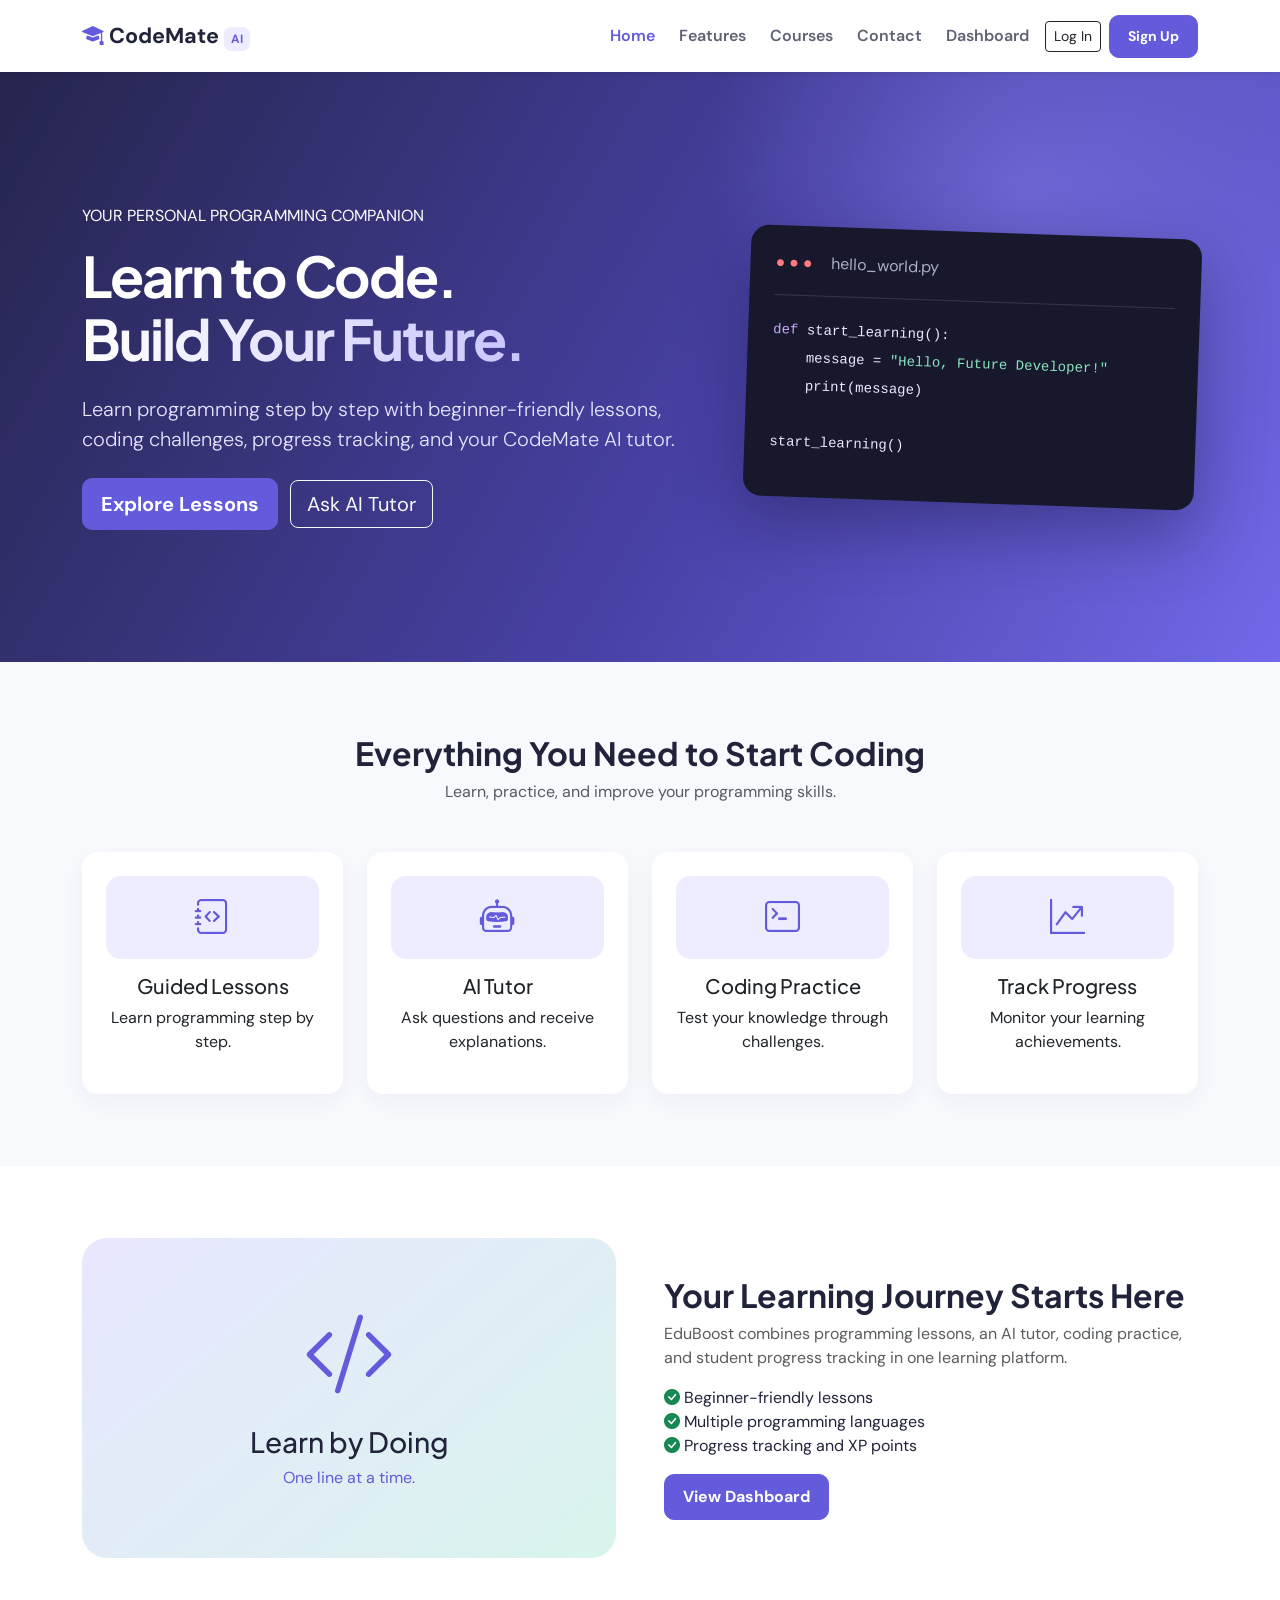
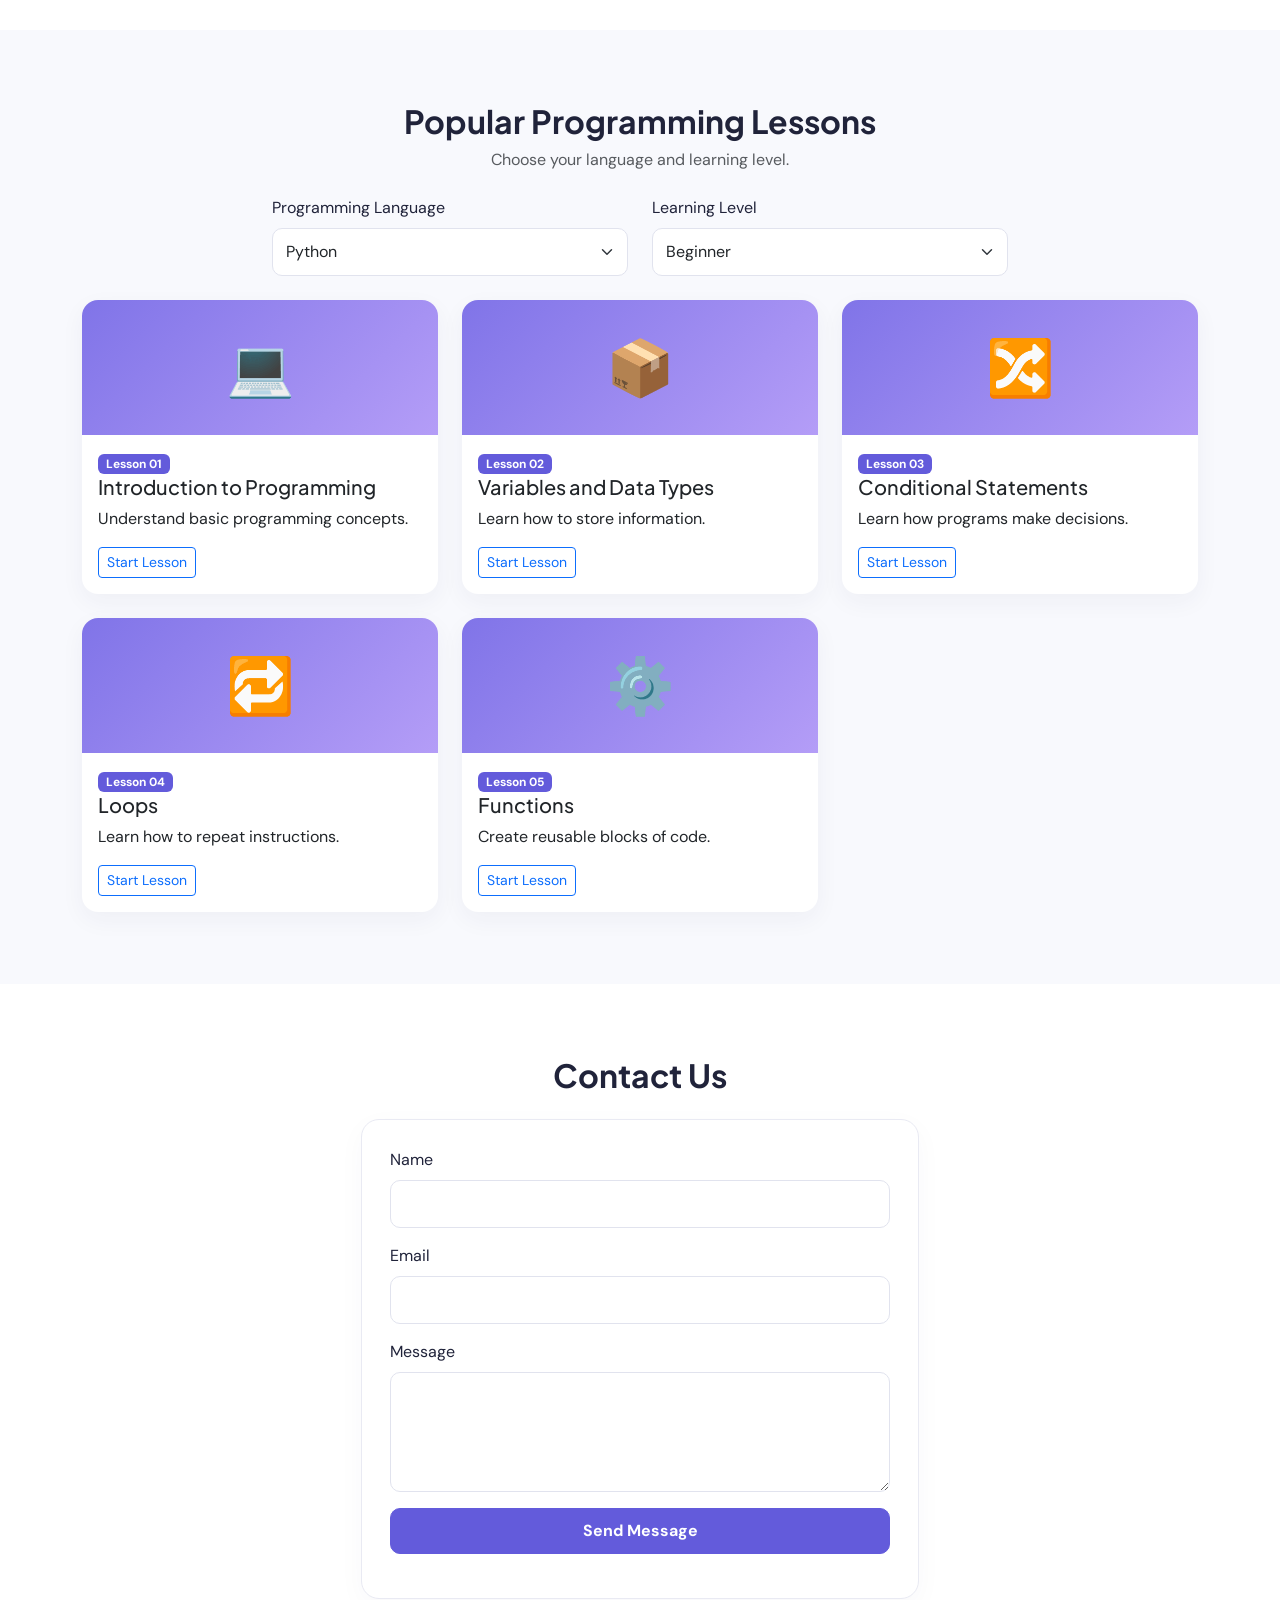
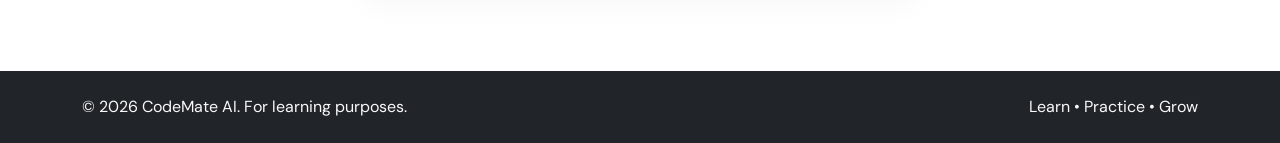
<file: index.html>
<!DOCTYPE html>
<html lang="en">
<head>
  <meta charset="UTF-8">
  <meta name="viewport" content="width=device-width, initial-scale=1">
  <title>CodeMate AI | Programming Tutor</title>

  <link href="https://cdn.jsdelivr.net/npm/bootstrap@5.3.3/dist/css/bootstrap.min.css" rel="stylesheet">
  <link href="https://cdn.jsdelivr.net/npm/bootstrap-icons@1.11.3/font/bootstrap-icons.min.css" rel="stylesheet">
  <link href="assets/css/style.css" rel="stylesheet">
</head>
<body>

<!-- NAVBAR -->
<nav class="navbar navbar-expand-lg bg-white shadow-sm sticky-top">
  <div class="container">
    <a class="navbar-brand fw-bold" href="#home">
      <i class="bi bi-mortarboard-fill"></i> CodeMate <span class="brand-ai">AI</span>
    </a>

    <button class="navbar-toggler" type="button" data-bs-toggle="collapse"
      data-bs-target="#mainNav">
      <span class="navbar-toggler-icon"></span>
    </button>

    <div class="collapse navbar-collapse" id="mainNav">
      <ul class="navbar-nav ms-auto align-items-lg-center gap-lg-2">
        <li class="nav-item"><a class="nav-link" href="#home">Home</a></li>
        <li class="nav-item"><a class="nav-link" href="#features">Features</a></li>
        <li class="nav-item"><a class="nav-link" href="#courses">Courses</a></li>
        <li class="nav-item"><a class="nav-link" href="#contact">Contact</a></li>
        <li class="nav-item"><a class="nav-link" href="pages/dashboard.html">Dashboard</a></li>
        <li class="nav-item"><a class="btn btn-outline-dark btn-sm" href="pages/login.html">Log In</a></li>
        <li class="nav-item"><a class="btn btn-brand btn-sm" href="pages/signup.html">Sign Up</a></li>
      </ul>
    </div>
  </div>
</nav>

<!-- HERO -->
<header class="hero" id="home">
  <div class="container">
    <div class="row align-items-center min-vh-hero">
      <div class="col-lg-7 text-center text-lg-start">
        <span class="eyebrow">YOUR PERSONAL PROGRAMMING COMPANION</span>
        <h1 class="display-4 fw-bold mt-3">
          Learn to Code.<br>
          <span class="gradient-text">Build Your Future.</span>
        </h1>
        <p class="lead my-4">
          Learn programming step by step with beginner-friendly lessons,
          coding challenges, progress tracking, and your CodeMate AI tutor.
        </p>
        <a href="#courses" class="btn btn-brand btn-lg me-2">Explore Lessons</a>
        <a href="pages/dashboard.html" class="btn btn-outline-light btn-lg">Ask AI Tutor</a>
      </div>

      <div class="col-lg-5 d-none d-lg-block">
        <div class="code-window">
          <div class="window-dots">● ● ● <span>hello_world.py</span></div>
          <pre><span class="code-purple">def</span> start_learning():
    message = <span class="code-green">"Hello, Future Developer!"</span>
    print(message)

start_learning()</pre>
        </div>
      </div>
    </div>
  </div>
</header>

<!-- FEATURES -->
<section id="features" class="py-5">
  <div class="container py-4">
    <div class="text-center mb-5">
      <h2 class="fw-bold">Everything You Need to Start Coding</h2>
      <p class="text-muted">Learn, practice, and improve your programming skills.</p>
    </div>

    <div class="row g-4">
      <div class="col-md-3">
        <div class="card feature-card text-center p-4 h-100">
          <i class="bi bi-journal-code feature-icon"></i>
          <h5>Guided Lessons</h5>
          <p>Learn programming step by step.</p>
        </div>
      </div>

      <div class="col-md-3">
        <div class="card feature-card text-center p-4 h-100">
          <i class="bi bi-robot feature-icon"></i>
          <h5>AI Tutor</h5>
          <p>Ask questions and receive explanations.</p>
        </div>
      </div>

      <div class="col-md-3">
        <div class="card feature-card text-center p-4 h-100">
          <i class="bi bi-terminal feature-icon"></i>
          <h5>Coding Practice</h5>
          <p>Test your knowledge through challenges.</p>
        </div>
      </div>

      <div class="col-md-3">
        <div class="card feature-card text-center p-4 h-100">
          <i class="bi bi-graph-up-arrow feature-icon"></i>
          <h5>Track Progress</h5>
          <p>Monitor your learning achievements.</p>
        </div>
      </div>
    </div>
  </div>
</section>

<!-- ABOUT -->
<section class="py-5 bg-white">
  <div class="container py-4">
    <div class="row align-items-center g-5">
      <div class="col-lg-6">
        <div class="learning-art">
          <i class="bi bi-code-slash"></i>
          <h3>Learn by Doing</h3>
          <p>One line at a time.</p>
        </div>
      </div>

      <div class="col-lg-6">
        <h2 class="fw-bold">Your Learning Journey Starts Here</h2>
        <p class="text-muted">
          EduBoost combines programming lessons, an AI tutor, coding practice,
          and student progress tracking in one learning platform.
        </p>
        <ul class="list-unstyled">
          <li><i class="bi bi-check-circle-fill text-success"></i> Beginner-friendly lessons</li>
          <li><i class="bi bi-check-circle-fill text-success"></i> Multiple programming languages</li>
          <li><i class="bi bi-check-circle-fill text-success"></i> Progress tracking and XP points</li>
        </ul>
        <a href="pages/dashboard.html" class="btn btn-brand">View Dashboard</a>
      </div>
    </div>
  </div>
</section>

<!-- COURSES -->
<section id="courses" class="py-5">
  <div class="container py-4">
    <div class="text-center mb-4">
      <h2 class="fw-bold">Popular Programming Lessons</h2>
      <p class="text-muted">Choose your language and learning level.</p>
    </div>

    <div class="row justify-content-center mb-4">
      <div class="col-md-4">
        <label class="form-label">Programming Language</label>
        <select id="language" class="form-select">
          <option>Python</option>
          <option>Java</option>
          <option>C++</option>
          <option>JavaScript</option>
        </select>
      </div>
      <div class="col-md-4">
        <label class="form-label">Learning Level</label>
        <select id="level" class="form-select">
          <option>Beginner</option>
          <option>Intermediate</option>
        </select>
      </div>
    </div>

    <div class="row g-4" id="lessonCards">

      <div class="col-md-6 col-lg-4">
        <div class="card course-card h-100">
          <div class="course-icon">💻</div>
          <div class="card-body">
            <span class="badge bg-brand">Lesson 01</span>
            <h5>Introduction to Programming</h5>
            <p>Understand basic programming concepts.</p>
            <button class="btn btn-outline-primary btn-sm open-lesson" data-lesson="0">Start Lesson</button>
          </div>
        </div>
      </div>

      <div class="col-md-6 col-lg-4">
        <div class="card course-card h-100">
          <div class="course-icon">📦</div>
          <div class="card-body">
            <span class="badge bg-brand">Lesson 02</span>
            <h5>Variables and Data Types</h5>
            <p>Learn how to store information.</p>
            <button class="btn btn-outline-primary btn-sm open-lesson" data-lesson="1">Start Lesson</button>
          </div>
        </div>
      </div>

      <div class="col-md-6 col-lg-4">
        <div class="card course-card h-100">
          <div class="course-icon">🔀</div>
          <div class="card-body">
            <span class="badge bg-brand">Lesson 03</span>
            <h5>Conditional Statements</h5>
            <p>Learn how programs make decisions.</p>
            <button class="btn btn-outline-primary btn-sm open-lesson" data-lesson="2">Start Lesson</button>
          </div>
        </div>
      </div>

      <div class="col-md-6 col-lg-4">
        <div class="card course-card h-100">
          <div class="course-icon">🔁</div>
          <div class="card-body">
            <span class="badge bg-brand">Lesson 04</span>
            <h5>Loops</h5>
            <p>Learn how to repeat instructions.</p>
            <button class="btn btn-outline-primary btn-sm open-lesson" data-lesson="3">Start Lesson</button>
          </div>
        </div>
      </div>

      <div class="col-md-6 col-lg-4">
        <div class="card course-card h-100">
          <div class="course-icon">⚙️</div>
          <div class="card-body">
            <span class="badge bg-brand">Lesson 05</span>
            <h5>Functions</h5>
            <p>Create reusable blocks of code.</p>
            <button class="btn btn-outline-primary btn-sm open-lesson" data-lesson="4">Start Lesson</button>
          </div>
        </div>
      </div>

    </div>

    <div id="lessonViewer" class="lesson-viewer mt-4 d-none">
      <button id="closeLesson" class="btn btn-sm btn-outline-secondary float-end">Close</button>
      <h3 id="lessonTitle"></h3>
      <p id="lessonDescription"></p>
      <pre id="lessonExample" class="lesson-example"></pre>
      <button id="completeLessonBtn" class="btn btn-brand">Complete Lesson ✓</button>
      <span id="lessonStatus" class="text-success ms-2"></span>
    </div>
  </div>
</section>

<!-- CONTACT -->
<section id="contact" class="py-5 bg-white">
  <div class="container py-4">
    <div class="col-lg-6 mx-auto">
      <h2 class="fw-bold text-center mb-4">Contact Us</h2>

      <form id="contactForm" class="contact-card">
        <label class="form-label" for="cname">Name</label>
        <input type="text" id="cname" class="form-control mb-3" required>

        <label class="form-label" for="cemail">Email</label>
        <input type="email" id="cemail" class="form-control mb-3" required>

        <label class="form-label" for="cmsg">Message</label>
        <textarea id="cmsg" class="form-control mb-3" rows="4" required></textarea>

        <button type="submit" class="btn btn-brand w-100">Send Message</button>
        <p id="contactStatus" class="text-success mt-3"></p>
      </form>
    </div>
  </div>
</section>

<!-- FOOTER -->
<footer class="bg-dark text-light py-4">
  <div class="container d-flex justify-content-between flex-wrap gap-2">
    <span>© 2026 CodeMate AI. For learning purposes.</span>
    <span>Learn • Practice • Grow</span>
  </div>
</footer>

<script src="https://cdn.jsdelivr.net/npm/bootstrap@5.3.3/dist/js/bootstrap.bundle.min.js"></script>
<script src="assets/js/script.js"></script>
</body>
</html>
</file>
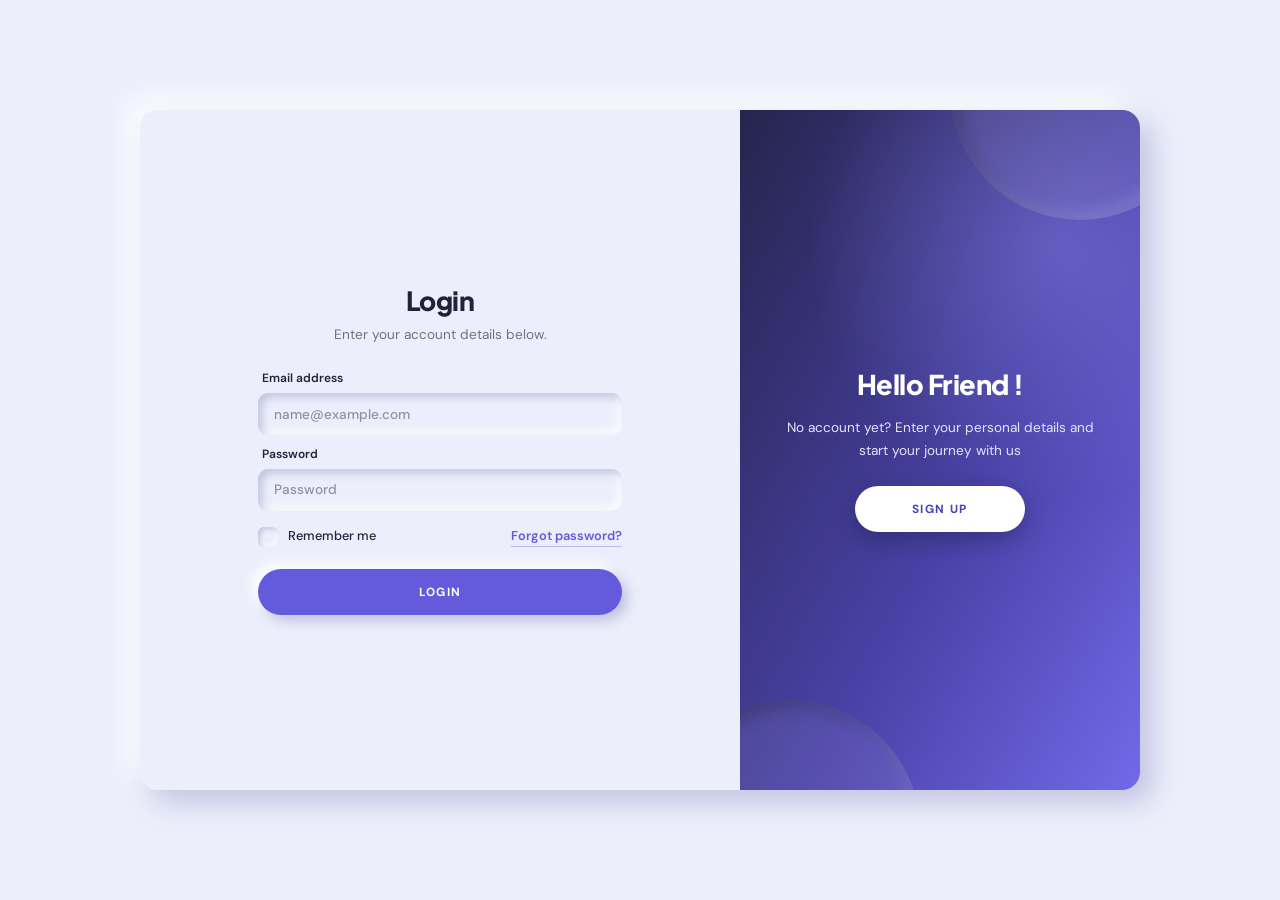
<file: pages/dashboard.html>
<!DOCTYPE html>
<html lang="en">
<head>
  <meta charset="UTF-8">
  <meta name="viewport" content="width=device-width, initial-scale=1">
  <title>Dashboard | CodeMate AI</title>

  <link href="https://cdn.jsdelivr.net/npm/bootstrap@5.3.3/dist/css/bootstrap.min.css" rel="stylesheet">
  <link href="https://cdn.jsdelivr.net/npm/bootstrap-icons@1.11.3/font/bootstrap-icons.min.css" rel="stylesheet">
  <link href="../assets/css/style.css" rel="stylesheet">

  <!-- Redirect to login if not signed in -->
  <script>
    if (!localStorage.getItem('codemateUser')) {
      window.location.replace('login.html');
    }
  </script>
</head>
<body class="dash-page">

<!-- SIDEBAR -->
<aside class="sidebar" id="sidebar">
  <a class="sidebar-brand" href="../index.html">
    <i class="bi bi-mortarboard-fill"></i> CodeMate AI
  </a>

  <nav class="sidebar-nav">
    <a href="#dashboard" class="active"><i class="bi bi-speedometer2"></i> Dashboard</a>
    <a href="#courses"><i class="bi bi-book"></i> Courses</a>
    <a href="#" data-open-chat><i class="bi bi-robot"></i> AI Tutor</a>
    <a href="#practice"><i class="bi bi-terminal"></i> Practice</a>
    <a href="../index.html"><i class="bi bi-house"></i> Home</a>
    <a href="#" id="logoutBtn" class="logout-link"><i class="bi bi-box-arrow-left"></i> Logout</a>
  </nav>
</aside>

<!-- MAIN -->
<div class="dash-main">

  <!-- TOP BAR -->
  <header class="dash-topbar">
    <div class="d-flex align-items-center gap-3">
      <button class="btn btn-sm btn-outline-secondary d-lg-none" id="sidebarToggle" type="button" aria-label="Menu">
        <i class="bi bi-list"></i>
      </button>
      <span class="topbar-title">Student Dashboard</span>
    </div>

    <div class="dropdown">
      <a href="#" class="user-menu dropdown-toggle" data-bs-toggle="dropdown">
        <i class="bi bi-person-circle"></i>
        <span id="userName">Student</span>
      </a>
      <ul class="dropdown-menu dropdown-menu-end">
        <li><a class="dropdown-item" href="../index.html">Home</a></li>
        <li><a class="dropdown-item" href="#" id="logoutMenu">Logout</a></li>
      </ul>
    </div>
  </header>

  <main class="dash-content">

    <!-- DASHBOARD -->
    <section id="dashboard" class="dash-section">
      <h2 class="fw-bold mb-1">Welcome back, <span id="welcomeName">Student</span>!</h2>
      <p class="text-muted mb-4">Here is what is happening with your studies.</p>

      <div class="row g-3 mb-4">
        <div class="col-6 col-xl-3">
          <div class="dash-stat">
            <div><p>Learning Progress</p><h3 id="dashboardProgress">0%</h3></div>
            <i class="bi bi-graph-up"></i>
          </div>
        </div>
        <div class="col-6 col-xl-3">
          <div class="dash-stat">
            <div><p>Lessons Completed</p><h3 id="completedLessons">0 / 5</h3></div>
            <i class="bi bi-book"></i>
          </div>
        </div>
        <div class="col-6 col-xl-3">
          <div class="dash-stat">
            <div><p>Learning Streak</p><h3 id="learningStreak">0 Days</h3></div>
            <i class="bi bi-fire"></i>
          </div>
        </div>
        <div class="col-6 col-xl-3">
          <div class="dash-stat">
            <div><p>Total Points</p><h3 id="totalXP">0 XP</h3></div>
            <i class="bi bi-trophy"></i>
          </div>
        </div>
      </div>

      <div class="row g-4">
        <div class="col-lg-5">
          <div class="dash-card h-100">
            <div class="dash-card-header">Overall Course Completion</div>
            <div class="dash-card-body">
              <h3 id="progressPercentage" class="fw-bold">0%</h3>
              <div class="progress">
                <div id="progressFill" class="progress-bar" style="width:0%"></div>
              </div>
              <p id="progressText" class="text-muted mt-2 mb-0">0 of 5 lessons completed</p>
            </div>
          </div>
        </div>

        <div class="col-lg-7">
          <div class="dash-card h-100">
            <div class="dash-card-header">Learning Modules</div>
            <div class="dash-card-body">
              <div id="progressLessons"></div>
            </div>
          </div>
        </div>
      </div>
    </section>

    <!-- COURSES -->
    <section id="courses" class="dash-section">
      <div class="text-center mb-4">
        <h2 class="fw-bold">Popular Programming Lessons</h2>
        <p class="text-muted">Choose your language and learning level.</p>
      </div>

      <div class="row justify-content-center mb-4 g-3">
        <div class="col-md-5">
          <label class="form-label">Programming Language</label>
          <select id="language" class="form-select">
            <option>Python</option>
            <option>Java</option>
            <option>C++</option>
            <option>JavaScript</option>
          </select>
        </div>
        <div class="col-md-5">
          <label class="form-label">Learning Level</label>
          <select id="level" class="form-select">
            <option>Beginner</option>
            <option>Intermediate</option>
          </select>
        </div>
      </div>

      <div class="row g-4" id="lessonCards">

        <div class="col-md-6 col-xl-4">
          <div class="card course-card h-100">
            <div class="course-icon">💻</div>
            <div class="card-body">
              <span class="badge bg-brand">Lesson 01</span>
              <h5>Introduction to Programming</h5>
              <p>Understand basic programming concepts.</p>
              <button class="btn btn-outline-primary btn-sm open-lesson" data-lesson="0">Start Lesson</button>
            </div>
          </div>
        </div>

        <div class="col-md-6 col-xl-4">
          <div class="card course-card h-100">
            <div class="course-icon">📦</div>
            <div class="card-body">
              <span class="badge bg-brand">Lesson 02</span>
              <h5>Variables and Data Types</h5>
              <p>Learn how to store information.</p>
              <button class="btn btn-outline-primary btn-sm open-lesson" data-lesson="1">Start Lesson</button>
            </div>
          </div>
        </div>

        <div class="col-md-6 col-xl-4">
          <div class="card course-card h-100">
            <div class="course-icon">🔀</div>
            <div class="card-body">
              <span class="badge bg-brand">Lesson 03</span>
              <h5>Conditional Statements</h5>
              <p>Learn how programs make decisions.</p>
              <button class="btn btn-outline-primary btn-sm open-lesson" data-lesson="2">Start Lesson</button>
            </div>
          </div>
        </div>

        <div class="col-md-6 col-xl-4">
          <div class="card course-card h-100">
            <div class="course-icon">🔁</div>
            <div class="card-body">
              <span class="badge bg-brand">Lesson 04</span>
              <h5>Loops</h5>
              <p>Learn how to repeat instructions.</p>
              <button class="btn btn-outline-primary btn-sm open-lesson" data-lesson="3">Start Lesson</button>
            </div>
          </div>
        </div>

        <div class="col-md-6 col-xl-4">
          <div class="card course-card h-100">
            <div class="course-icon">⚙️</div>
            <div class="card-body">
              <span class="badge bg-brand">Lesson 05</span>
              <h5>Functions</h5>
              <p>Create reusable blocks of code.</p>
              <button class="btn btn-outline-primary btn-sm open-lesson" data-lesson="4">Start Lesson</button>
            </div>
          </div>
        </div>

      </div>

      <div id="lessonViewer" class="lesson-viewer mt-4 d-none">
        <button id="closeLesson" class="btn btn-sm btn-outline-secondary float-end">Close</button>
        <h3 id="lessonTitle"></h3>
        <p id="lessonDescription"></p>
        <pre id="lessonExample" class="lesson-example"></pre>
        <button id="completeLessonBtn" class="btn btn-brand">Complete Lesson ✓</button>
        <span id="lessonStatus" class="text-success ms-2"></span>
      </div>
    </section>

    <!-- CODING PRACTICE -->
    <section id="practice" class="dash-section">
      <div class="text-center mb-4">
        <h2 class="fw-bold">Coding Practice Lab ⌨</h2>
        <p class="text-muted">Test your programming knowledge.</p>
      </div>

      <div class="practice-card mx-auto">
        <span class="badge bg-brand">Challenge 01 - Beginner</span>
        <h3 class="mt-3">Hello, World!</h3>
        <p>Write a Python program that displays this message:</p>

        <div class="expected-output">Hello, World!</div>

        <label for="codeEditor" class="form-label mt-3">Write your code:</label>
        <textarea id="codeEditor" class="form-control code-editor" rows="5"
          placeholder='print("Hello, World!")'></textarea>

        <div class="mt-3 d-flex gap-2 flex-wrap">
          <button id="checkCodeBtn" class="btn btn-brand">Check My Code ✓</button>
          <button id="hintBtn" class="btn btn-outline-secondary">💡 Show Hint</button>
          <button id="resetCodeBtn" class="btn btn-light">Reset</button>
        </div>

        <div id="hint" class="feedback-box d-none mt-3"></div>
        <div id="codeResult" class="feedback-box d-none mt-2"></div>
      </div>
    </section>

  </main>
</div>

<!-- FLOATING AI TUTOR (lower right) -->
<button id="chatToggle" class="chat-fab" type="button" aria-label="Open CodeMate AI">
  <i class="bi bi-robot"></i>
</button>

<div id="chatWidget" class="chat-widget chat-container d-none">
  <div class="chat-header">
    <i class="bi bi-robot"></i>
    <div>
      <h5>CodeMate AI Assistant</h5>
      <small>● Ready to help</small>
    </div>
    <button id="chatClose" class="chat-close" type="button" aria-label="Close chat">
      <i class="bi bi-x-lg"></i>
    </button>
  </div>

  <div class="chat-messages" id="chatMessages">
    <div class="message bot-message">
      Hello, student! I am CodeMate AI.
      What programming topic would you like to learn?
    </div>
  </div>

  <div class="suggestions">
    <button class="suggestion-btn" data-question="What is programming?">What is programming?</button>
    <button class="suggestion-btn" data-question="What are variables?">What are variables?</button>
    <button class="suggestion-btn" data-question="Explain loops.">Explain loops</button>
  </div>

  <form id="chatForm" class="chat-input">
    <input type="text" id="userQuestion" class="form-control"
      placeholder="Ask your programming question..." required>
    <button class="btn btn-brand" type="submit">Send ➤</button>
  </form>

  <p class="chat-note">Demo assistant using prepared explanations.</p>
</div>

<script src="https://cdn.jsdelivr.net/npm/bootstrap@5.3.3/dist/js/bootstrap.bundle.min.js"></script>
<script src="../assets/js/script.js"></script>
</body>
</html>
</file>
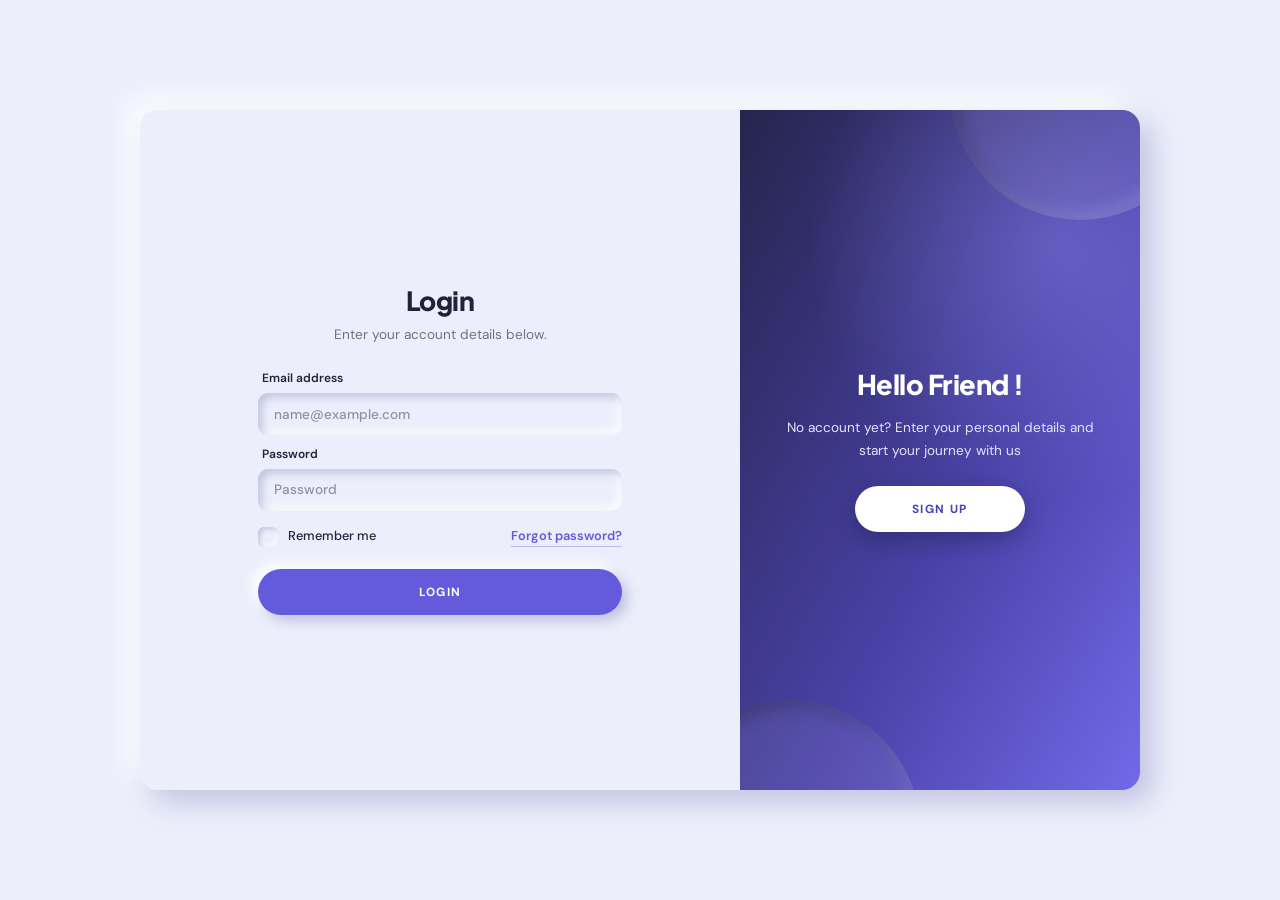
<file: pages/login.html>
<!DOCTYPE html>
<html lang="en">
<head>
  <meta charset="UTF-8" />
  <meta name="viewport" content="width=device-width, initial-scale=1.0" />
  <title>CodeMate AI | Login</title>
  <link rel="stylesheet" href="../assets/css/style.css" />
</head>
<body class="auth-page">
  <main class="container page-signin">

    <section class="form-box" aria-label="Login">
      <form id="signInForm" novalidate>
        <h1 class="title">Login</h1>
        <p class="subtitle">Enter your account details below.</p>

        <div class="field">
          <label class="label" for="email">Email address</label>
          <input class="input" type="email" id="email" name="email" placeholder="name@example.com" autocomplete="email" required />
        </div>

        <div class="field">
          <label class="label" for="password">Password</label>
          <input class="input" type="password" id="password" name="password" placeholder="Password" autocomplete="current-password" required />
        </div>

        <div class="form-row">
          <label class="check"><input type="checkbox" id="remember" name="remember" /><span>Remember me</span></label>
          <a href="#" class="forgot">Forgot password?</a>
        </div>

        <button type="submit" class="btn btn-dark btn-block">Login</button>
      </form>
    </section>

    <aside class="overlay">
      <span class="circle circle-top"></span>
      <span class="circle circle-bottom"></span>
      <div class="overlay-content">
        <h2 class="title">Hello Friend !</h2>
        <p class="desc">No account yet? Enter your personal details and start your journey with us</p>
        <a href="signup.html" class="btn btn-light">Sign up</a>
      </div>
    </aside>

  </main>

  <script src="../assets/js/script.js"></script>
</body>
</html>
</file>
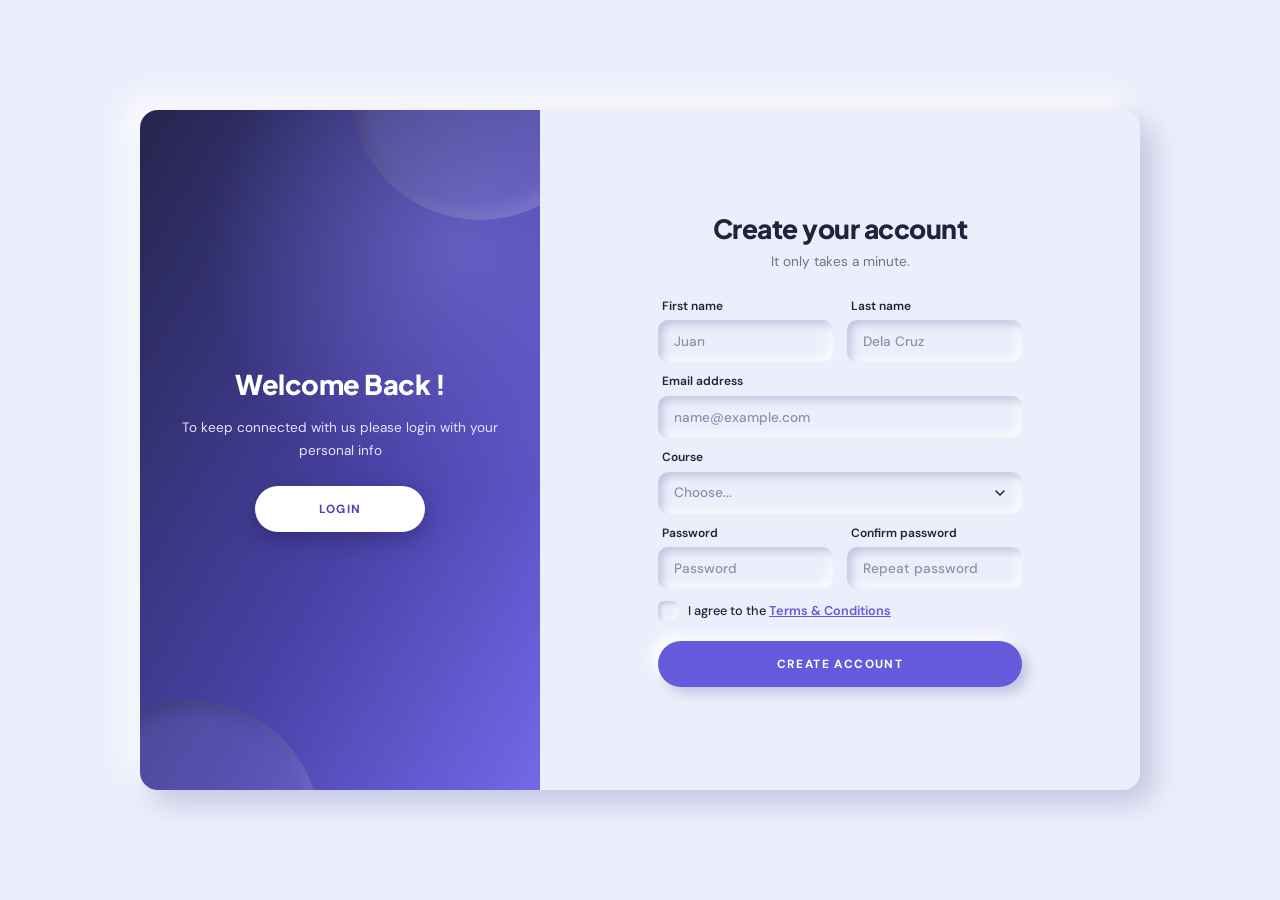
<file: pages/signup.html>
<!DOCTYPE html>
<html lang="en">
<head>
  <meta charset="UTF-8" />
  <meta name="viewport" content="width=device-width, initial-scale=1.0" />
  <title>CodeMate AI | Sign Up</title>
  <link rel="stylesheet" href="../assets/css/style.css" />
</head>
<body class="auth-page">
  <main class="container page-signup">

    <aside class="overlay">
      <span class="circle circle-top"></span>
      <span class="circle circle-bottom"></span>
      <div class="overlay-content">
        <h2 class="title">Welcome Back !</h2>
        <p class="desc">To keep connected with us please login with your personal info</p>
        <a href="login.html" class="btn btn-light">Login</a>
      </div>
    </aside>

    <section class="form-box" aria-label="Create your account">
      <form id="signUpForm" novalidate>
        <h1 class="title">Create your account</h1>
        <p class="subtitle">It only takes a minute.</p>

        <div class="row">
          <div class="field">
            <label class="label" for="firstName">First name</label>
            <input class="input" type="text" id="firstName" name="firstName" placeholder="Juan" autocomplete="given-name" required />
          </div>
          <div class="field">
            <label class="label" for="lastName">Last name</label>
            <input class="input" type="text" id="lastName" name="lastName" placeholder="Dela Cruz" autocomplete="family-name" required />
          </div>
        </div>

        <div class="field">
          <label class="label" for="email">Email address</label>
          <input class="input" type="email" id="email" name="email" placeholder="name@example.com" autocomplete="email" required />
        </div>

        <div class="field">
          <label class="label" for="course">Course</label>
          <select class="select" id="course" name="course" required>
            <option value="" selected disabled>Choose...</option>
            <option>Information Technology</option>
            <option>Computer Science</option>
            <option>Information System</option>
            <option>Computer Engineering</option>
          </select>
        </div>

        <div class="row">
          <div class="field">
            <label class="label" for="password">Password</label>
            <input class="input" type="password" id="password" name="password" placeholder="Password" autocomplete="new-password" required />
          </div>
          <div class="field">
            <label class="label" for="confirmPassword">Confirm password</label>
            <input class="input" type="password" id="confirmPassword" name="confirmPassword" placeholder="Repeat password" autocomplete="new-password" required />
          </div>
        </div>

        <div class="field">
          <label class="check"><input type="checkbox" id="terms" name="terms" /><span>I agree to the <a href="#">Terms &amp; Conditions</a></span></label>
        </div>

        <button type="submit" class="btn btn-dark btn-block">Create account</button>
      </form>
    </section>

  </main>

  <script src="../assets/js/script.js"></script>
</body>
</html>
</file>
<file: assets/css/style.css>
@import url('https://fonts.googleapis.com/css2?family=DM+Sans:wght@400;500;600;700&family=Plus+Jakarta+Sans:wght@600;700;800&display=swap');

/* =========================================================
   PART 1: MAIN WEBSITE
   ========================================================= */

:root {
    --brand: #635bdb;
    --brand-dark: #4942b5;
    --ink: #20233a;
    --muted: #6e7285;
    --soft: #f5f6ff;
}

* {
    box-sizing: border-box;
}

html {
    scroll-behavior: smooth;
    scroll-padding-top: 80px;
}

body {
    font-family: 'DM Sans', sans-serif;
    color: var(--ink);
    background: #f8f9fd;
}

h1, h2, h3, h4, h5 {
    font-family: 'Plus Jakarta Sans', sans-serif;
}

/* NAVBAR */

.navbar {
    min-height: 72px;
}

.navbar-brand {
    font-size: 1.35rem;
    color: var(--ink);
}

.navbar-brand i {
    color: var(--brand);
}

.brand-ai {
    font-size: 12px;
    background: #eeedff;
    color: var(--brand);
    padding: 4px 7px;
    border-radius: 7px;
}

.nav-link {
    font-weight: 600;
    color: #5e6274;
}

.nav-link:hover,
.nav-link.active {
    color: var(--brand) !important;
}

/* BUTTONS */

.btn-brand {
    background: var(--brand);
    border: 1px solid var(--brand);
    color: white;
    font-weight: 700;
    border-radius: 10px;
    padding: 10px 18px;
}

.btn-brand:hover {
    background: var(--brand-dark);
    border-color: var(--brand-dark);
    color: white;
}

/* HERO */

.hero {
    background:
        radial-gradient(circle at 80% 20%, rgba(151,145,255,.38), transparent 28%),
        linear-gradient(120deg, #25254d, #4942a7 58%, #7169e8);
    color: white;
    overflow: hidden;
}

.min-vh-hero {
    min-height: 590px;
    padding-top: 60px;
    padding-bottom: 60px;
}

.hero h1 {
    letter-spacing: -2px;
    line-height: 1.12;
}

.hero .lead {
    color: #e5e4ff;
}

.gradient-text {
    background: linear-gradient(90deg, white, #c9c5ff);
    -webkit-background-clip: text;
    background-clip: text;
    color: transparent;
}

.code-window {
    background: #17182c;
    border-radius: 18px;
    padding: 25px;
    box-shadow: 0 25px 65px #17163d66;
    transform: rotate(2deg);
}

.window-dots {
    padding-bottom: 20px;
    border-bottom: 1px solid #ffffff22;
    color: #ff7b80;
    margin-bottom: 20px;
}

.window-dots span {
    color: #aaaec8;
    margin-left: 15px;
}

.code-window pre {
    color: #e8e8ff;
    line-height: 2;
    white-space: pre-wrap;
    font-size: 14px;
}

.code-purple {
    color: #c6a6ff;
}

.code-green {
    color: #8ce4bd;
}

/* FEATURES */

section {
    scroll-margin-top: 75px;
}

.feature-card {
    border: none;
    border-radius: 16px;
    box-shadow: 0 8px 25px #29295c0c;
    transition: .3s;
}

.feature-card:hover {
    transform: translateY(-7px);
    box-shadow: 0 18px 35px #29295c18;
}

.feature-icon {
    font-size: 35px;
    color: var(--brand);
    background: #eeedff;
    padding: 15px;
    border-radius: 15px;
    margin-bottom: 15px;
}

/* ABOUT */

.learning-art {
    min-height: 320px;
    border-radius: 25px;
    background: linear-gradient(140deg, #e8e7ff, #d9f4ed);
    display: flex;
    flex-direction: column;
    align-items: center;
    justify-content: center;
    color: var(--brand);
    text-align: center;
}

.learning-art i {
    font-size: 90px;
}

.learning-art h3 {
    color: var(--ink);
}

/* COURSES */

.course-card {
    border: none;
    border-radius: 16px;
    overflow: hidden;
    box-shadow: 0 8px 25px #29295c0c;
    transition: .3s;
}

.course-card:hover {
    transform: translateY(-6px);
}

.course-icon {
    height: 135px;
    display: grid;
    place-items: center;
    font-size: 55px;
    background: linear-gradient(135deg, #8074e8, #b49df7);
    color: white;
}

.bg-brand {
    background: var(--brand) !important;
}

.lesson-viewer,
.panel-white,
.practice-card,
.contact-card {
    background: white;
    border: 1px solid #e9eaf3;
    border-radius: 18px;
    padding: 26px;
    box-shadow: 0 8px 28px #29295c08;
}

.lesson-example {
    background: #20233a;
    color: #9be8c4;
    border-radius: 10px;
    padding: 18px;
    white-space: pre-wrap;
}

/* DASHBOARD */

.stat-card {
    height: 100%;
    background: white;
    border: 1px solid #e9eaf3;
    border-radius: 16px;
    padding: 20px;
    box-shadow: 0 8px 28px #29295c08;
}

.stat-card i {
    font-size: 25px;
    color: var(--brand);
    background: #eeedff;
    padding: 9px;
    border-radius: 10px;
}

.stat-card p {
    color: var(--muted);
    font-size: 14px;
    margin-top: 15px;
}

.stat-card h3 {
    font-weight: 800;
}

.progress {
    height: 12px;
    border-radius: 20px;
    background: #eeeff7;
}

.progress-bar {
    background: linear-gradient(90deg, var(--brand), #9c83f5);
    border-radius: 20px;
}

.module-row {
    display: flex;
    justify-content: space-between;
    padding: 13px 0;
    border-bottom: 1px solid #e9eaf3;
}

/* ===== Floating chat button ===== */
.chat-fab {
  position: fixed;
  right: 20px;
  bottom: 20px;
  width: 60px;
  height: 60px;
  border: none;
  border-radius: 50%;
  background: linear-gradient(135deg, #6c5ce7, #4f46e5);
  color: #fff;
  font-size: 1.6rem;
  box-shadow: 0 8px 24px rgba(0, 0, 0, .25);
  z-index: 1060;
  cursor: pointer;
  transition: transform .2s;
}
.chat-fab:hover { transform: scale(1.08); }

/* ===== Chat window ===== */
#chatWidget {
  position: fixed;
  right: 20px;
  bottom: 92px;
  width: 360px;
  max-width: calc(100vw - 32px);
  height: 520px;
  max-height: calc(100vh - 120px);
  margin: 0;
  padding: 0;
  display: flex;
  flex-direction: column;
  overflow: hidden;
  background: #fff;
  border-radius: 16px;
  box-shadow: 0 12px 40px rgba(0, 0, 0, .3);
  z-index: 1060;
}

#chatWidget .chat-header {
  position: relative;
  display: flex;
  align-items: center;
  gap: 12px;
  padding: 14px 48px 14px 16px;
  background: linear-gradient(135deg, #6c5ce7, #4f46e5);
  color: #fff;
  flex-shrink: 0;
}
#chatWidget .chat-header > i { font-size: 1.8rem; }
#chatWidget .chat-header h5 { margin: 0; font-size: 1rem; font-weight: 700; }
#chatWidget .chat-header small { opacity: .85; }
#chatWidget .chat-close {
  position: absolute;
  top: 14px;
  right: 14px;
  background: none;
  border: none;
  color: #fff;
  font-size: 1.1rem;
  cursor: pointer;
}

#chatWidget .chat-messages {
  flex: 1;
  overflow-y: auto;
  padding: 14px;
  background: #f5f6fb;
  display: flex;
  flex-direction: column;
  gap: 10px;
}
#chatWidget .message {
  max-width: 85%;
  padding: 10px 14px;
  border-radius: 14px;
  font-size: .92rem;
  line-height: 1.45;
  white-space: pre-wrap;
}
#chatWidget .bot-message {
  align-self: flex-start;
  background: #fff;
  color: #222;
  border: 1px solid #e4e6f0;
  border-bottom-left-radius: 4px;
}
#chatWidget .user-message {
  align-self: flex-end;
  background: #4f46e5;
  color: #fff;
  border-bottom-right-radius: 4px;
}

#chatWidget .suggestions {
  display: flex;
  flex-wrap: wrap;
  gap: 6px;
  padding: 8px 12px;
  background: #fff;
  border-top: 1px solid #eee;
  flex-shrink: 0;
}
#chatWidget .suggestion-btn {
  border: 1px solid #c7c9f5;
  background: #eef0ff;
  color: #4f46e5;
  border-radius: 20px;
  padding: 4px 12px;
  font-size: .8rem;
  cursor: pointer;
}

#chatWidget .chat-input {
  display: flex;
  gap: 8px;
  margin: 0;
  padding: 10px 12px;
  background: #fff;
  flex-shrink: 0;
}
#chatWidget .chat-input .form-control { flex: 1; min-width: 0; }
#chatWidget .chat-input .btn { white-space: nowrap; }

#chatWidget .chat-note {
  margin: 0;
  padding: 0 12px 8px;
  font-size: .72rem;
  color: #888;
  text-align: center;
  background: #fff;
  flex-shrink: 0;
}

/* CODING PRACTICE */

.practice-card {
    max-width: 800px;
}

.expected-output {
    background: #20233a;
    color: #9be8c4;
    padding: 15px;
    border-radius: 10px;
    font-family: monospace;
    font-weight: bold;
}

.code-editor {
    font-family: Consolas, monospace;
    background: #20233a;
    color: #d9e4ff;
    border: none;
    line-height: 1.6;
}

.code-editor:focus {
    background: #20233a;
    color: white;
}

.feedback-box {
    padding: 13px;
    border-radius: 10px;
    background: #f1f0ff;
    color: #393477;
}

.feedback-box.success {
    background: #e7f8f0;
    color: #176b4b;
}

.feedback-box.error {
    background: #fff0ef;
    color: #a33d35;
}

/* CONTACT */

.contact-card {
    padding: 28px;
}

.form-control,
.form-select {
    border-color: #e1e3ee;
    border-radius: 10px;
    padding: 11px 13px;
}

.form-control:focus,
.form-select:focus {
    border-color: #a49df4;
    box-shadow: 0 0 0 .2rem #635bdb18;
}

/* FOOTER */

footer a {
    text-decoration: none;
    color: white;
}

footer a:hover {
    color: #c9c5ff;
}

/* RESPONSIVE (main site) */

@media (max-width: 767px) {
    .min-vh-hero {
        min-height: auto;
        padding-top: 75px;
        padding-bottom: 75px;
    }

    .hero h1 {
        font-size: 2.6rem;
        letter-spacing: -1px;
    }

    .lesson-viewer,
    .panel-white,
    .practice-card,
    .contact-card {
        padding: 19px;
    }

    .chat-messages {
        height: 320px;
    }

    .message {
        max-width: 95%;
    }
}


/* =========================================================
   PART 2: LOG IN / SIGN UP  (scoped to body.auth-page)
   ========================================================= */

.auth-page {
  --a-bg: #eceefb;                              /* soft lavender surface */
  --a-shadow-dark: rgba(120, 126, 178, 0.38);
  --a-shadow-light: #ffffff;
  --a-danger: #d6453d;
  --a-slide: 0.75s cubic-bezier(0.65, 0, 0.25, 1);  /* keep in sync with SWITCH_MS in script.js */
}

.auth-page,
.auth-page * { margin: 0; padding: 0; box-sizing: border-box; }

body.auth-page {
  min-height: 100vh;
  display: grid;
  place-items: center;
  padding: clamp(12px, 3vh, 24px);
  background: var(--a-bg);
  font-family: 'DM Sans', sans-serif;
  color: var(--ink);
}

.auth-page :focus-visible { outline: 2px solid var(--brand); outline-offset: 3px; }

/* ---------- Card ---------- */
.auth-page .container {
  position: relative;
  width: 1000px;
  max-width: 100%;
  height: clamp(580px, calc(100vh - 48px), 680px);
  overflow: hidden;
  border-radius: 18px;
  background: var(--a-bg);
  box-shadow: 12px 12px 28px var(--a-shadow-dark), -12px -12px 28px var(--a-shadow-light);
}

.auth-page .form-box,
.auth-page .overlay {
  position: absolute;
  top: 0;
  bottom: 0;
  transition: left var(--a-slide);
}
.auth-page .form-box { width: 60%; z-index: 1; background: var(--a-bg); }
.auth-page .overlay  { width: 40%; z-index: 2; }

/* Login: form left, panel right.  Sign up: panel left, form right. */
.auth-page .page-signin .form-box { left: 0; }
.auth-page .page-signin .overlay  { left: 60%; }
.auth-page .page-signup .overlay  { left: 0; }
.auth-page .page-signup .form-box { left: 40%; }

/* Slide animation (script.js adds .is-switching): the two panels swap places */
.auth-page .page-signin.is-switching .form-box { left: 40%; }
.auth-page .page-signin.is-switching .overlay  { left: 0; }
.auth-page .page-signup.is-switching .form-box { left: 0; }
.auth-page .page-signup.is-switching .overlay  { left: 60%; }

.auth-page .form-box form,
.auth-page .overlay-content { transition: opacity 0.3s ease; }
.auth-page .is-switching .form-box form,
.auth-page .is-switching .overlay-content { opacity: 0; }

/* ---------- Form: one centered column, every row the same width ---------- */
.auth-page .form-box form {
  width: 100%;
  max-width: 420px;
  height: 100%;
  margin: 0 auto;
  padding: 24px 28px;
  display: flex;
  flex-direction: column;
  align-items: stretch;
  justify-content: center;
  justify-content: safe center;
  overflow-y: auto;
  scrollbar-width: thin;
}

.auth-page .title {
  font-family: 'Plus Jakarta Sans', sans-serif;
  font-size: 2rem;
  font-weight: 800;
  line-height: 1.2;
  letter-spacing: -0.5px;
  text-align: center;
  color: var(--ink);
}
.auth-page .form-box .title { font-size: 1.65rem; }

.auth-page .subtitle {
  margin: 8px 0 14px;
  font-size: 0.85rem;
  line-height: 1.5;
  text-align: center;
  color: var(--muted);
}

.auth-page .field {
  display: flex;
  flex-direction: column;
  width: 100%;
  margin-top: 12px;
}
.auth-page .row {
  display: grid;
  grid-template-columns: 1fr 1fr;
  gap: 0 14px;
  width: 100%;
}

.auth-page .label {
  display: block;
  margin: 0 0 6px 4px;
  font-size: 0.75rem;
  font-weight: 600;
  line-height: 1.3;
  color: var(--ink);
}

/* ---------- Neumorphic controls ---------- */
.auth-page .input,
.auth-page .select {
  display: block;
  width: 100%;
  height: 42px;
  padding: 0 16px;
  border: none;
  border-radius: 10px;
  outline: 2px solid transparent;
  background: var(--a-bg);
  font: 500 0.85rem 'DM Sans', sans-serif;
  color: var(--ink);
  box-shadow: inset 4px 4px 8px var(--a-shadow-dark), inset -4px -4px 8px var(--a-shadow-light);
  transition: outline-color 0.2s ease;
}
.auth-page .input::placeholder { color: #8d91a8; }
.auth-page .input:focus-visible,
.auth-page .select:focus-visible { outline-color: var(--brand); outline-offset: 0; }
.auth-page .input.is-invalid,
.auth-page .select.is-invalid { outline-color: var(--a-danger); }

.auth-page .select {
  appearance: none;
  padding-right: 40px;
  cursor: pointer;
  background-image: url("data:image/svg+xml,%3Csvg xmlns='http://www.w3.org/2000/svg' viewBox='0 0 24 24' fill='none' stroke='%2320233a' stroke-width='2.4' stroke-linecap='round' stroke-linejoin='round'%3E%3Cpath d='m6 9 6 6 6-6'/%3E%3C/svg%3E");
  background-repeat: no-repeat;
  background-position: right 14px center;
  background-size: 16px;
}
.auth-page .select:invalid { color: #8d91a8; }

.auth-page .error {
  margin: 6px 0 0 4px;
  font-size: 0.72rem;
  font-weight: 500;
  color: var(--a-danger);
}

/* Checkbox */
.auth-page .check {
  display: flex;
  align-items: center;
  gap: 10px;
  font-size: 0.8rem;
  font-weight: 500;
  line-height: 1.3;
  color: var(--ink);
  cursor: pointer;
}
.auth-page .check input {
  appearance: none;
  flex: none;
  width: 20px;
  height: 20px;
  display: grid;
  place-content: center;
  border-radius: 6px;
  background: var(--a-bg);
  cursor: pointer;
  box-shadow: inset 2px 2px 5px var(--a-shadow-dark), inset -2px -2px 5px var(--a-shadow-light);
  transition: background 0.2s ease;
}
.auth-page .check input::after {
  content: "";
  width: 10px;
  height: 5px;
  border-left: 2px solid #fff;
  border-bottom: 2px solid #fff;
  transform: rotate(-45deg) translate(1px, -1px) scale(0);
  transition: transform 0.15s ease;
}
.auth-page .check input:checked { background: var(--brand); }
.auth-page .check input:checked::after { transform: rotate(-45deg) translate(1px, -1px) scale(1); }
.auth-page .check a { color: var(--brand); font-weight: 600; }

/* Remember me + Forgot password on one line */
.auth-page .form-row {
  display: flex;
  align-items: center;
  justify-content: space-between;
  width: 100%;
  margin-top: 16px;
}
.auth-page .forgot {
  font-size: 0.8rem;
  font-weight: 600;
  white-space: nowrap;
  color: var(--brand);
  text-decoration: none;
  border-bottom: 1px solid rgba(99, 91, 219, 0.35);
  padding-bottom: 2px;
}
.auth-page .forgot:hover { color: var(--brand-dark); border-color: var(--brand-dark); }

/* ---------- Buttons ---------- */
.auth-page .btn {
  display: inline-grid;
  place-items: center;
  height: 46px;
  padding: 0 34px;
  border: none;
  border-radius: 999px;
  font: 700 0.74rem 'DM Sans', sans-serif;
  letter-spacing: 1.4px;
  text-transform: uppercase;
  text-decoration: none;
  cursor: pointer;
  transition: transform 0.2s, box-shadow 0.25s, background 0.25s, opacity 0.2s;
}
.auth-page .btn:active { transform: scale(0.97); }
.auth-page .btn:disabled { opacity: 0.6; cursor: progress; }

.auth-page .btn-block { display: grid; width: 100%; margin-top: 22px; }
.auth-page .field + .btn-block { margin-top: 20px; }

/* Main action button (same color as .btn-brand) */
.auth-page .btn-dark {
  background: var(--brand);
  color: #fff;
  box-shadow: 6px 6px 12px var(--a-shadow-dark), -6px -6px 12px var(--a-shadow-light);
}
.auth-page .btn-dark:hover {
  background: var(--brand-dark);
  box-shadow: inset 3px 3px 6px rgba(0, 0, 0, .3), inset -3px -3px 6px rgba(255, 255, 255, .12);
}

/* Button on the gradient side panel */
.auth-page .btn-light {
  margin-top: 6px;
  min-width: 170px;
  background: #fff;
  color: var(--brand-dark);
  box-shadow: 0 8px 20px rgba(23, 22, 61, 0.35);
}
.auth-page .btn-light:hover { background: #f1f0ff; }

/* ---------- Side panel (same gradient as the hero) ---------- */
.auth-page .overlay {
  overflow: hidden;
  color: #fff;
  background:
    radial-gradient(circle at 80% 20%, rgba(151, 145, 255, .38), transparent 40%),
    linear-gradient(120deg, #25254d, #4942a7 58%, #7169e8);
}

.auth-page .circle {
  position: absolute;
  width: 260px;
  height: 260px;
  border-radius: 50%;
  background: rgba(255, 255, 255, 0.07);
  box-shadow: inset 8px 8px 16px rgba(0, 0, 0, 0.18), inset -8px -8px 16px rgba(255, 255, 255, 0.12);
}
.auth-page .circle-top    { top: -150px; right: -70px; }
.auth-page .circle-bottom { bottom: -170px; left: -80px; }

.auth-page .overlay-content {
  position: relative;
  height: 100%;
  padding: 0 40px;
  display: flex;
  flex-direction: column;
  align-items: center;
  justify-content: center;
  text-align: center;
}
.auth-page .overlay-content .title { font-size: 1.7rem; color: #fff; }
.auth-page .desc {
  margin: 16px 0 18px;
  font-size: 0.85rem;
  line-height: 1.7;
  color: #e5e4ff;
}

/* ---------- Mobile: stack the panels, no slide ---------- */
@media (max-width: 760px) {
  .auth-page .container { height: auto; display: flex; flex-direction: column; }
  .auth-page .container .form-box,
  .auth-page .container .overlay {
    position: relative;
    top: auto;
    bottom: auto;
    left: auto;
    width: 100%;
  }
  .auth-page .container .form-box { order: 1; padding: 36px 0; }
  .auth-page .container .overlay  { order: 2; min-height: 260px; }
  .auth-page .form-box form { height: auto; overflow: visible; }
  .auth-page .overlay-content { padding: 40px; }
}

@media (prefers-reduced-motion: reduce) {
  .auth-page *,
  .auth-page *::before,
  .auth-page *::after { transition: none !important; }
}


/* =========================================================
   PART 3: STUDENT DASHBOARD  (scoped to body.dash-page)
   ========================================================= */

.dash-page {
  background: #f4f6fb;
}

/* SIDEBAR */
.dash-page .sidebar {
  position: fixed;
  top: 0;
  left: 0;
  bottom: 0;
  width: 250px;
  padding: 24px 16px;
  background: linear-gradient(180deg, #0f2a6b, #0a1a45);
  color: #fff;
  z-index: 1040;
  transition: transform .3s;
}

.dash-page .sidebar-brand {
  display: flex;
  align-items: center;
  gap: 10px;
  margin-bottom: 30px;
  padding: 0 10px;
  font-family: 'Plus Jakarta Sans', sans-serif;
  font-size: 1.4rem;
  font-weight: 800;
  color: #fff;
  text-decoration: none;
}

.dash-page .sidebar-nav {
  display: flex;
  flex-direction: column;
  gap: 6px;
}

.dash-page .sidebar-nav a {
  display: flex;
  align-items: center;
  gap: 12px;
  padding: 12px 14px;
  border-radius: 10px;
  color: #d5dcf2;
  font-weight: 500;
  text-decoration: none;
  transition: background .2s;
}

.dash-page .sidebar-nav a:hover,
.dash-page .sidebar-nav a.active {
  background: rgba(255, 255, 255, .12);
  color: #fff;
}

.dash-page .sidebar-nav .logout-link {
  margin-top: 28px;
}

/* MAIN AREA */
.dash-page .dash-main {
  margin-left: 250px;
  min-height: 100vh;
}

.dash-page .dash-topbar {
  display: flex;
  align-items: center;
  justify-content: space-between;
  padding: 16px 28px;
  background: #fff;
  border-bottom: 1px solid #e6e8f2;
}

.dash-page .topbar-title {
  font-weight: 600;
  color: var(--muted);
}

.dash-page .user-menu {
  display: flex;
  align-items: center;
  gap: 10px;
  color: var(--ink);
  font-weight: 500;
  text-decoration: none;
}

.dash-page .user-menu i {
  font-size: 1.9rem;
  color: var(--brand);
}

.dash-page .dash-content {
  padding: 32px 28px;
}

/* STAT CARDS */
.dash-page .dash-stat {
  display: flex;
  align-items: center;
  justify-content: space-between;
  height: 100%;
  padding: 20px;
  background: #fff;
  border: 1px solid #e9eaf3;
  border-radius: 14px;
  box-shadow: 0 6px 20px #29295c08;
}

.dash-page .dash-stat p {
  margin: 0 0 4px;
  font-size: .9rem;
  color: var(--muted);
}

.dash-page .dash-stat h3 {
  margin: 0;
  font-weight: 800;
}

.dash-page .dash-stat i {
  font-size: 2.2rem;
  color: #9aa3c4;
}

/* CARDS */
.dash-page .dash-card {
  background: #fff;
  border: 1px solid #e9eaf3;
  border-radius: 14px;
  box-shadow: 0 6px 20px #29295c08;
  overflow: hidden;
}

.dash-page .dash-card-header {
  padding: 16px 20px;
  font-weight: 600;
  border-bottom: 1px solid #e9eaf3;
}

.dash-page .dash-card-body {
  padding: 20px;
}

.dash-page .table th {
  font-weight: 600;
  color: var(--ink);
  white-space: nowrap;
}

.dash-page .table td {
  color: #4a4e63;
  white-space: nowrap;
}

/* MOBILE */
@media (max-width: 991px) {
  .dash-page .sidebar {
    transform: translateX(-100%);
  }
  .dash-page .sidebar.open {
    transform: translateX(0);
  }
  .dash-page .dash-main {
    margin-left: 0;
  }
  .dash-page .dash-content {
    padding: 24px 16px;
  }
}

/* ---------- PART 3b: dashboard content sections ---------- */

.dash-page .dash-topbar {
  position: sticky;
  top: 0;
  z-index: 1030;
}

.dash-page .dash-section {
  margin-bottom: 56px;
}

.dash-page .dash-section:last-child {
  margin-bottom: 0;
}

.dash-page .dash-card .module-row:last-child {
  border-bottom: none;
}

.dash-page .practice-card,
.dash-page .lesson-viewer {
  box-shadow: 0 6px 20px #29295c08;
}
</file>
